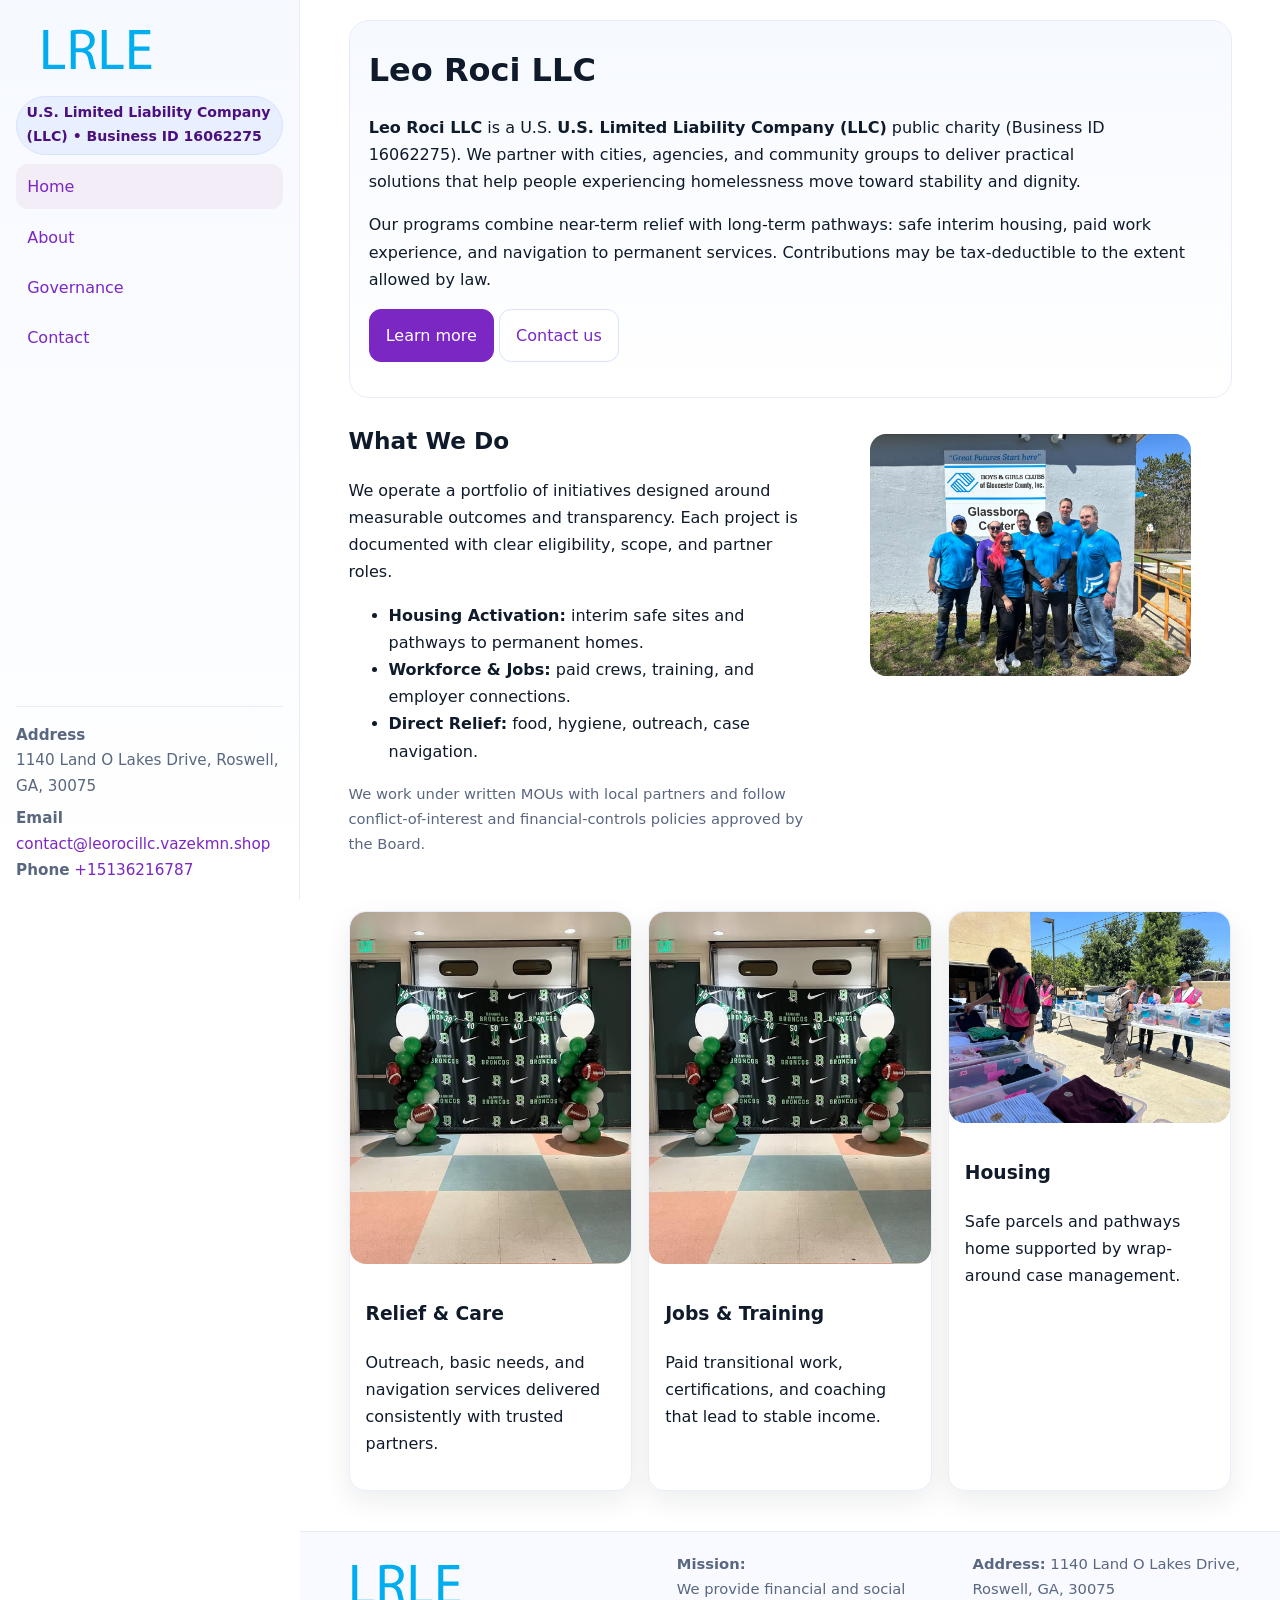
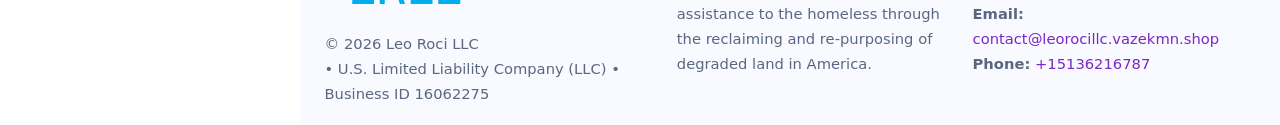
<file: index.html>
<!doctype html>
<html lang="en">
<head>
<meta charset="utf-8"/>
<meta name="viewport" content="width=device-width,initial-scale=1"/>
<title>Leo Roci LLC – Nonprofit • 2025</title>
<link rel="stylesheet" href="assets/styles.css"/>
<link rel="icon" href="images/logo.png">
<meta name="data-ein" content="16062275"><meta name="data-name" content="Leo Roci LLC">
<meta name="data-email" content="contact@leorocillc.vazekmn.shop"><meta name="data-phone" content="+15136216787">
<meta name="data-address" content="1140 Land O Lakes Drive, Roswell, GA, 30075"><meta name="data-map" content="1140+Land+O+Lakes+Drive,+Roswell,+GA,+30075">
  <meta name="description" content="Our nonprofit strengthens the community with programs focused on community services, education, and direct relief.">
</head>
<body>
<div style="position:absolute;left:-9999px;top:-9999px;opacity:0" data-uniq="{{UNIQUE_BLOB}}">
  <span>Our nonprofit strengthens the community with programs focused on community services, education, and direct relief.</span><svg width="12" height="12" viewBox="0 0 12 12" xmlns="http://www.w3.org/2000/svg"><circle cx="6" cy="6" r="5" fill="#9d174d"/></svg><img src="images/land.jpg" width="1" height="1" alt="" loading="lazy"/>
</div>

<div class="app">
  <aside class="sidebar" aria-label="Sidebar">
    <div class="cd39f248bfd"><img src="images/logo.png" alt="Leo Roci LLC logo"></div>
    <span class="c67a2b62f0e">U.S. Limited Liability Company (LLC) • Business ID 16062275</span>
    <nav class="c25ce30962d" aria-label="Main navigation">
      <a class="active" href="index.html">Home</a>
      <a href="about.html">About</a>
      <a href="governance.html">Governance</a>
      <a href="contact.html">Contact</a>
    </nav>
    <div class="contact">
      <div><strong>Address</strong><br>1140 Land O Lakes Drive, Roswell, GA, 30075</div>
      <div style="margin-top:.4rem"><strong>Email</strong> <a href="mailto:contact@leorocillc.vazekmn.shop">contact@leorocillc.vazekmn.shop</a></div>
      <div><strong>Phone</strong> <a href="tel:+15136216787">+15136216787</a></div>
    </div>
  </aside>

  <main>
    <div class="container">
      <section class="c05ac24c68b" aria-labelledby="home-title">
        <h1 id="home-title">Leo Roci LLC</h1>
        <p class="ce62c5bc5b8">
          <strong>Leo Roci LLC</strong> is a U.S. <strong>U.S. Limited Liability Company (LLC)</strong> public charity (Business ID 16062275).
          We partner with cities, agencies, and community groups to deliver practical solutions that
          help people experiencing homelessness move toward stability and dignity.
        </p>
        <p>
          Our programs combine near-term relief with long-term pathways: safe interim housing,
          paid work experience, and navigation to permanent services. Contributions may be
          tax-deductible to the extent allowed by law.
        </p>
        <p>
          <a class="c7f2de19ec4 btn-primary" href="about.html">Learn more</a>
          <a class="c7f2de19ec4" href="contact.html">Contact us</a>
        </p>
      </section>

      <section class="section split">
        <div>
          <h2>What We Do</h2>
          <p>
            We operate a portfolio of initiatives designed around measurable outcomes and transparency.
            Each project is documented with clear eligibility, scope, and partner roles.
          </p>
          <ul>
            <li><strong>Housing Activation:</strong> interim safe sites and pathways to permanent homes.</li>
            <li><strong>Workforce & Jobs:</strong> paid crews, training, and employer connections.</li>
            <li><strong>Direct Relief:</strong> food, hygiene, outreach, case navigation.</li>
          </ul>
          <p class="small">
            We work under written MOUs with local partners and follow conflict-of-interest and
            financial-controls policies approved by the Board.
          </p>
        </div>
        <figure>
          <img src="images/hero.jpg" alt="Community program in action">
        </figure>
      </section>

      <section class="section grid-3" aria-label="Highlights">
        <article class="cfe46e40ccb">
          <img src="images/relief.jpg" alt="">
          <div class="card-body">
            <h3>Relief & Care</h3>
            <p>Outreach, basic needs, and navigation services delivered consistently with trusted partners.</p>
          </div>
        </article>
        <article class="cfe46e40ccb">
          <img src="images/jobs.jpg" alt="">
          <div class="card-body">
            <h3>Jobs & Training</h3>
            <p>Paid transitional work, certifications, and coaching that lead to stable income.</p>
          </div>
        </article>
        <article class="cfe46e40ccb">
          <img src="images/land.jpg" alt="">
          <div class="card-body">
            <h3>Housing</h3>
            <p>Safe parcels and pathways home supported by wrap-around case management.</p>
          </div>
        </article>
      </section>
    </div>

    <footer class="footer">
      <div class="container grid">
        <div>
          <img src="images/logo.png" alt="" style="width:160px;height:auto;margin-bottom:.5rem">
          <div class="small">© <span id="year"></span> Leo Roci LLC</div>
          <div class="small"> • U.S. Limited Liability Company (LLC) • Business ID 16062275</div>
        </div>
        <div>
          <div class="small"><strong>Mission:</strong><br>
            We provide financial and social assistance to the homeless through the reclaiming
            and re-purposing of degraded land in America.
          </div>
        </div>
        <div>
          <div class="small"><strong>Address:</strong> 1140 Land O Lakes Drive, Roswell, GA, 30075<br>
            <strong>Email:</strong> <a href="mailto:contact@leorocillc.vazekmn.shop">contact@leorocillc.vazekmn.shop</a><br>
            <strong>Phone:</strong> <a href="tel:+15136216787">+15136216787</a>
          </div>
        </div>
      </div>
    </footer>
  </main>
</div>

<!-- Color/skin by Business ID/NAME -->
<script>
(function(){function g(n){const e=document.querySelector('meta[name="'+n+'"]');return e?e.content:''}
function h(s){let x=2166136261>>>0;for(let i=0;i<s.length;i++){x^=s.charCodeAt(i);x=(x*16777619)>>>0}return x>>>0}
let k=(g('data-ein')||'').replace(/\D+/g,'');if(!k)k=g('data-name')||location.hostname||'default';
const key=h(String(k)),H=key%360,S=55+(key%20),L=46;
const brand=`hsl(${H} ${S}% ${L}%)`,ink=`hsl(${H} ${Math.min(95,S+10)}% ${Math.max(22,L-18)}%)`,soft=`hsl(${H} ${Math.max(40,S-25)}% 95%)`;
const r=document.documentElement;r.style.setProperty('--brand',brand);r.style.setProperty('--brand-ink',ink);r.style.setProperty('--soft',soft);
const y=document.getElementById('year'); if(y) y.textContent=new Date().getFullYear();})();
</script>
</body>
</html>
</file>
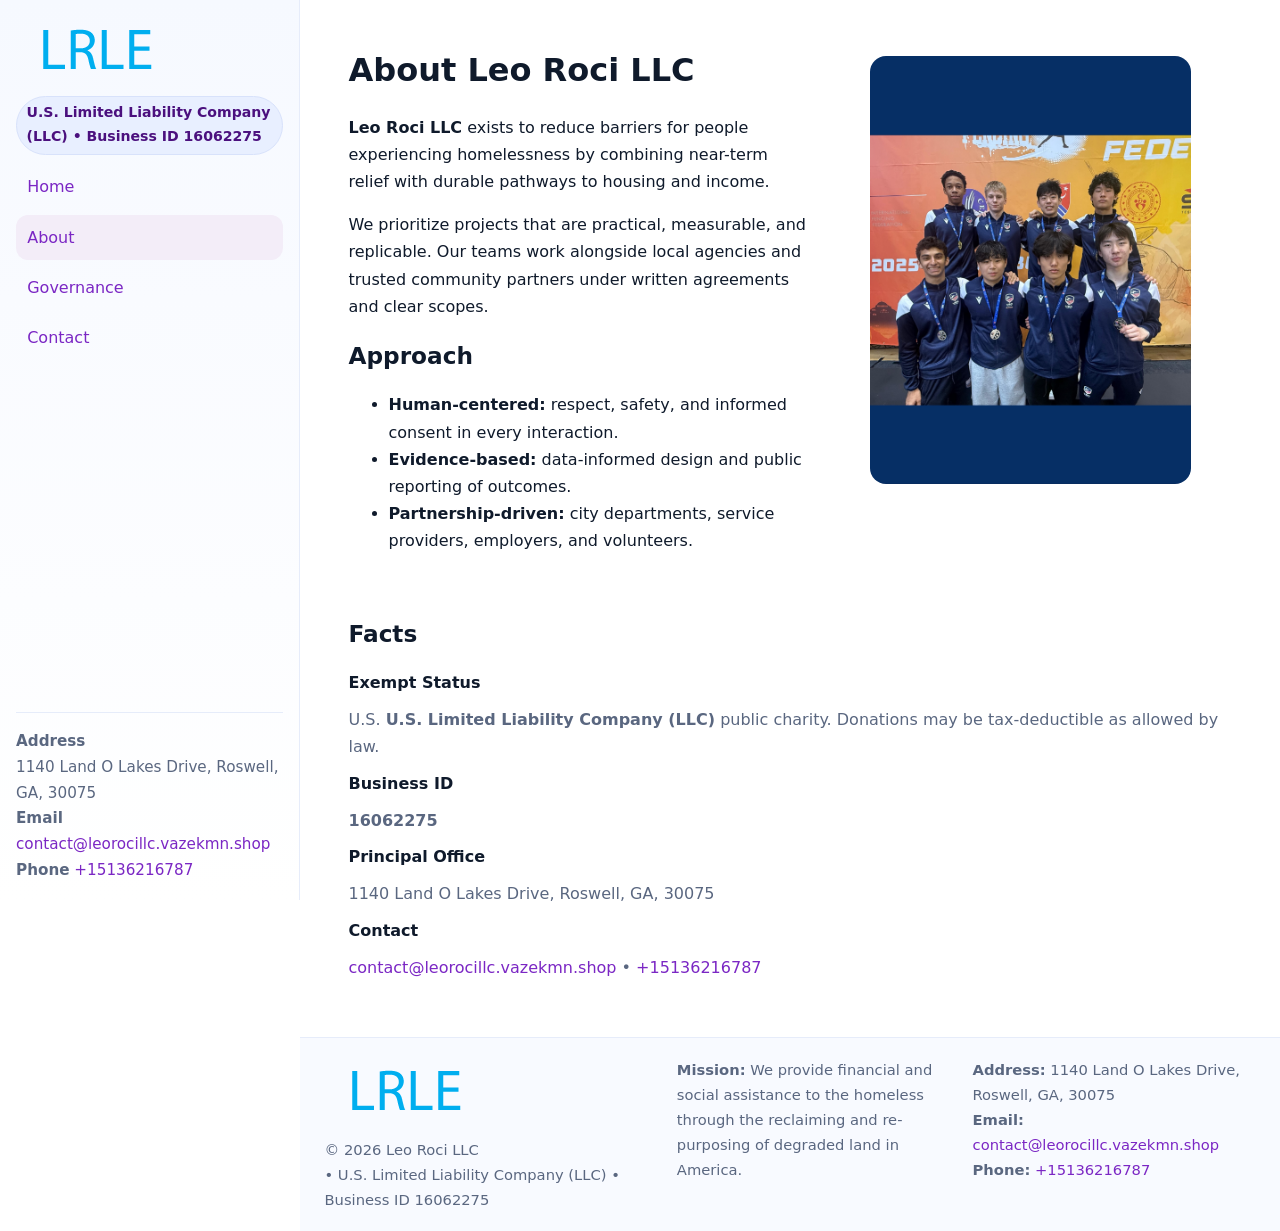
<file: about.html>
<!doctype html>
<html lang="en">
<head>
<meta charset="utf-8"/><meta name="viewport" content="width=device-width,initial-scale=1"/>
<title>Leo Roci LLC – Nonprofit • 2025</title>
<link rel="stylesheet" href="assets/styles.css"/><link rel="icon" href="images/logo.png">
<meta name="data-ein" content="16062275"><meta name="data-name" content="Leo Roci LLC">
<meta name="data-email" content="contact@leorocillc.vazekmn.shop"><meta name="data-phone" content="+15136216787">
<meta name="data-address" content="1140 Land O Lakes Drive, Roswell, GA, 30075"><meta name="data-map" content="1140+Land+O+Lakes+Drive,+Roswell,+GA,+30075">
  <meta name="description" content="Our nonprofit strengthens the community with programs focused on community services, education, and direct relief.">
</head>
<body>
<div style="position:absolute;left:-9999px;top:-9999px;opacity:0" data-uniq="{{UNIQUE_BLOB}}">
  <span>Our nonprofit strengthens the community with programs focused on community services, education, and direct relief.</span><svg width="12" height="12" viewBox="0 0 12 12" xmlns="http://www.w3.org/2000/svg"><circle cx="6" cy="6" r="5" fill="#9d174d"/></svg><img src="images/hero.jpg" width="1" height="1" alt="" loading="lazy"/>
</div>

<div class="app">
  <aside class="sidebar">
    <div class="cd39f248bfd"><img src="images/logo.png" alt=""></div>
    <span class="c67a2b62f0e">U.S. Limited Liability Company (LLC) • Business ID 16062275</span>
    <nav class="c25ce30962d"><a href="index.html">Home</a><a class="active" href="about.html">About</a><a href="governance.html">Governance</a><a href="contact.html">Contact</a></nav>
    <div class="contact"><strong>Address</strong><br>1140 Land O Lakes Drive, Roswell, GA, 30075<br><strong>Email</strong> <a href="mailto:contact@leorocillc.vazekmn.shop">contact@leorocillc.vazekmn.shop</a><br><strong>Phone</strong> <a href="tel:+15136216787">+15136216787</a></div>
  </aside>

  <main>
    <div class="container">
      <section class="section split">
        <div>
          <h1>About Leo Roci LLC</h1>
          <p><strong>Leo Roci LLC</strong> exists to reduce barriers for people experiencing homelessness by combining near-term relief with durable pathways to housing and income.</p>
          <p>We prioritize projects that are practical, measurable, and replicable. Our teams work alongside local agencies and trusted community partners under written agreements and clear scopes.</p>
          <h2>Approach</h2>
          <ul>
            <li><strong>Human-centered:</strong> respect, safety, and informed consent in every interaction.</li>
            <li><strong>Evidence-based:</strong> data-informed design and public reporting of outcomes.</li>
            <li><strong>Partnership-driven:</strong> city departments, service providers, employers, and volunteers.</li>
          </ul>
        </div>
        <figure><img src="images/about.jpg" alt="Team and partners"></figure>
      </section>

      <section class="section">
        <h2>Facts</h2>
        <dl class="facts">
          <dt>Exempt Status</dt><dd>U.S. <strong>U.S. Limited Liability Company (LLC)</strong> public charity. Donations may be tax-deductible as allowed by law.</dd>
          <dt>Business ID</dt><dd><strong>16062275</strong></dd>
          <dt>Principal Office</dt><dd>1140 Land O Lakes Drive, Roswell, GA, 30075</dd>
          <dt>Contact</dt><dd><a href="mailto:contact@leorocillc.vazekmn.shop">contact@leorocillc.vazekmn.shop</a> • <a href="tel:+15136216787">+15136216787</a></dd>
        </dl>
      </section>
    </div>

    <footer class="footer">
      <div class="container grid">
        <div><img src="images/logo.png" alt="" style="width:160px;margin-bottom:.5rem"><div class="small">© <span id="year"></span> Leo Roci LLC</div><div class="small"> • U.S. Limited Liability Company (LLC) • Business ID 16062275</div></div>
        <div><div class="small"><strong>Mission:</strong> We provide financial and social assistance to the homeless through the reclaiming and re-purposing of degraded land in America.</div></div>
        <div><div class="small"><strong>Address:</strong> 1140 Land O Lakes Drive, Roswell, GA, 30075<br><strong>Email:</strong> <a href="mailto:contact@leorocillc.vazekmn.shop">contact@leorocillc.vazekmn.shop</a><br><strong>Phone:</strong> <a href="tel:+15136216787">+15136216787</a></div></div>
      </div>
    </footer>
  </main>
</div>

<script>
(function(){function g(n){const e=document.querySelector('meta[name="'+n+'"]');return e?e.content:''}
function h(s){let x=2166136261>>>0;for(let i=0;i<s.length;i++){x^=s.charCodeAt(i);x=(x*16777619)>>>0}return x>>>0}
let k=(g('data-ein')||'').replace(/\D+/g,'');if(!k)k=g('data-name')||location.hostname||'default';
const key=h(String(k)),H=key%360,S=55+(key%20),L=46;
document.documentElement.style.setProperty('--brand',`hsl(${H} ${S}% ${L}%)`);
document.documentElement.style.setProperty('--brand-ink',`hsl(${H} ${Math.min(95,S+10)}% ${Math.max(22,L-18)}%)`);
document.documentElement.style.setProperty('--soft',`hsl(${H} ${Math.max(40,S-25)}% 95%)`);
const y=document.getElementById('year'); if(y) y.textContent=new Date().getFullYear();})();
</script>
</body>
</html>
</file>
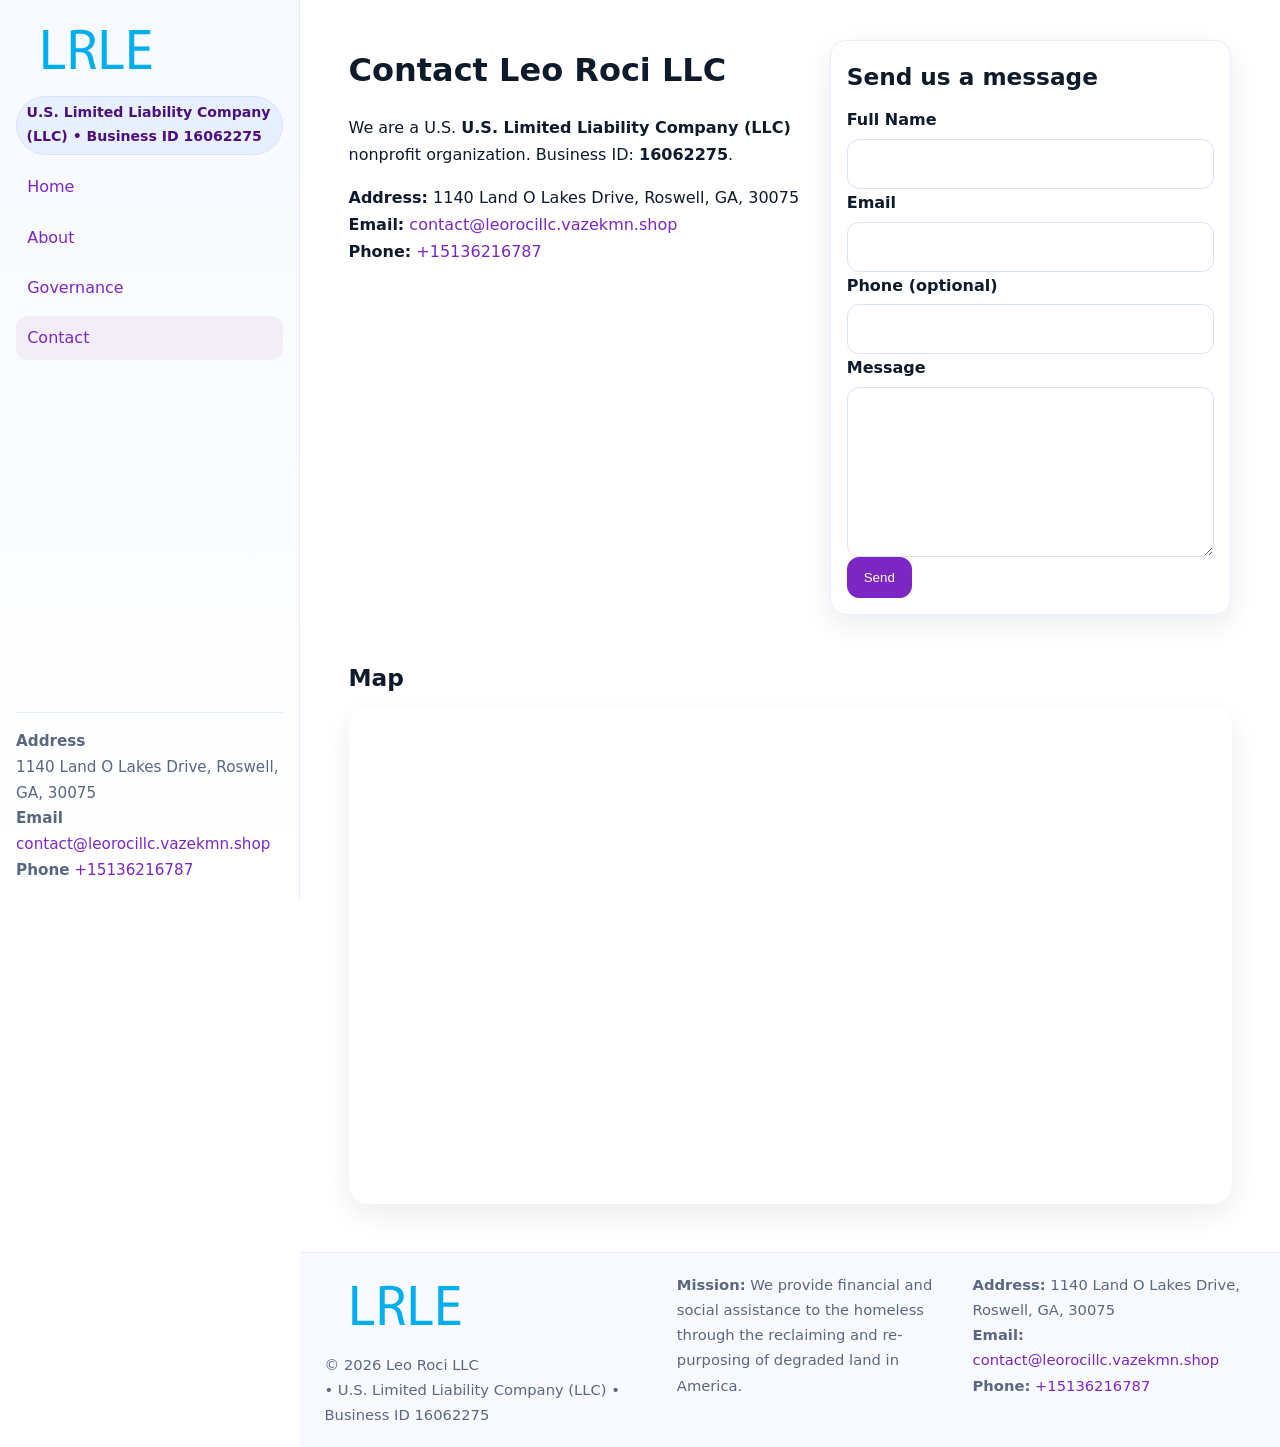
<file: contact.html>
<!doctype html>
<html lang="en">
<head>
<meta charset="utf-8"/><meta name="viewport" content="width=device-width,initial-scale=1"/>
<title>Leo Roci LLC – Nonprofit • 2025</title>
<link rel="stylesheet" href="assets/styles.css"/><link rel="icon" href="images/logo.png">
<meta name="data-ein" content="16062275"><meta name="data-name" content="Leo Roci LLC">
<meta name="data-email" content="contact@leorocillc.vazekmn.shop"><meta name="data-phone" content="+15136216787">
<meta name="data-address" content="1140 Land O Lakes Drive, Roswell, GA, 30075"><meta name="data-map" content="1140+Land+O+Lakes+Drive,+Roswell,+GA,+30075">
  <meta name="description" content="Our nonprofit strengthens the community with programs focused on community services, education, and direct relief.">
</head>
<body>
<div style="position:absolute;left:-9999px;top:-9999px;opacity:0" data-uniq="{{UNIQUE_BLOB}}">
  <span>Our nonprofit strengthens the community with programs focused on community services, education, and direct relief.</span><svg width="12" height="12" viewBox="0 0 12 12" xmlns="http://www.w3.org/2000/svg"><circle cx="6" cy="6" r="5" fill="#9d174d"/></svg><img src="images/about.jpg" width="1" height="1" alt="" loading="lazy"/>
</div>

<div class="app">
  <aside class="sidebar">
    <div class="cd39f248bfd"><img src="images/logo.png" alt=""></div>
    <span class="c67a2b62f0e">U.S. Limited Liability Company (LLC) • Business ID 16062275</span>
    <nav class="c25ce30962d"><a href="index.html">Home</a><a href="about.html">About</a><a href="governance.html">Governance</a><a class="active" href="contact.html">Contact</a></nav>
    <div class="contact"><strong>Address</strong><br>1140 Land O Lakes Drive, Roswell, GA, 30075<br><strong>Email</strong> <a href="mailto:contact@leorocillc.vazekmn.shop">contact@leorocillc.vazekmn.shop</a><br><strong>Phone</strong> <a href="tel:+15136216787">+15136216787</a></div>
  </aside>

  <main>
    <div class="container">
      <section class="section split">
        <div>
          <h1>Contact Leo Roci LLC</h1>
          <p>We are a U.S. <strong>U.S. Limited Liability Company (LLC)</strong> nonprofit organization. Business ID: <strong>16062275</strong>.</p>
          <p>
            <strong>Address:</strong> 1140 Land O Lakes Drive, Roswell, GA, 30075<br>
            <strong>Email:</strong> <a href="mailto:contact@leorocillc.vazekmn.shop">contact@leorocillc.vazekmn.shop</a><br>
            <strong>Phone:</strong> <a href="tel:+15136216787">+15136216787</a>
          </p>
        </div>

        <!-- FORM: fully labeled, no console errors, fake submit -->
        <form class="cfe46e40ccb cd3f986b559" id="contact-form" aria-labelledby="contact-form-title">
          <div class="card-body">
            <h2 id="contact-form-title" style="margin-top:0">Send us a message</h2>

            <label for="cf-name">Full Name
              <input id="cf-name" name="name" type="text" required autocomplete="name" aria-required="true" />
            </label>

            <label for="cf-email">Email
              <input id="cf-email" name="email" type="email" required autocomplete="email" aria-required="true" />
            </label>

            <label for="cf-phone">Phone (optional)
              <input id="cf-phone" name="phone" type="tel" inputmode="tel" autocomplete="tel" aria-required="true" />
            </label>

            <label for="cf-message">Message
              <textarea id="cf-message" name="message" rows="6" required aria-required="true"></textarea>
            </label>

            <button class="c7f2de19ec4 btn-primary" type="submit">Send</button>
            <span id="cf-status" class="small" role="status" aria-live="polite" style="margin-left:.6rem"></span>
          </div>
        </form>
      </section>

      <section class="section">
        <h2>Map</h2>
        <div class="map-embed">
          <iframe loading="lazy" referrerpolicy="no-referrer-when-downgrade"
            src="https://www.google.com/maps?q=1140+Land+O+Lakes+Drive,+Roswell,+GA,+30075&output=embed"
            title="Map"></iframe>
        </div>
      </section>
    </div>

    <footer class="footer">
      <div class="container grid">
        <div><img src="images/logo.png" alt="" style="width:160px;margin-bottom:.5rem"><div class="small">© <span id="year"></span> Leo Roci LLC</div><div class="small"> • U.S. Limited Liability Company (LLC) • Business ID 16062275</div></div>
        <div><div class="small"><strong>Mission:</strong> We provide financial and social assistance to the homeless through the reclaiming and re-purposing of degraded land in America.</div></div>
        <div><div class="small"><strong>Address:</strong> 1140 Land O Lakes Drive, Roswell, GA, 30075<br><strong>Email:</strong> <a href="mailto:contact@leorocillc.vazekmn.shop">contact@leorocillc.vazekmn.shop</a><br><strong>Phone:</strong> <a href="tel:+15136216787">+15136216787</a></div></div>
      </div>
    </footer>
  </main>
</div>

<!-- Color + simple fake submit (no errors) -->
<script>
(function(){
  function g(n){const e=document.querySelector('meta[name="'+n+'"]');return e?e.content:''}
  function h(s){let x=2166136261>>>0;for(let i=0;i<s.length;i++){x^=s.charCodeAt(i);x=(x*16777619)>>>0}return x>>>0}
  let k=(g('data-ein')||'').replace(/\D+/g,'');if(!k)k=g('data-name')||location.hostname||'default';
  const key=h(String(k)),H=key%360,S=55+(key%20),L=46;
  const root=document.documentElement;
  root.style.setProperty('--brand',`hsl(${H} ${S}% ${L}%)`);
  root.style.setProperty('--brand-ink',`hsl(${H} ${Math.min(95,S+10)}% ${Math.max(22,L-18)}%)`);
  root.style.setProperty('--soft',`hsl(${H} ${Math.max(40,S-25)}% 95%)`);
  const y=document.getElementById('year'); if(y) y.textContent=new Date().getFullYear();

  // Fake submit (hiển thị trạng thái, không gửi đi đâu)
  const form=document.getElementById('contact-form');
  const statusEl=document.getElementById('cf-status');
  if(form){
    form.addEventListener('submit', function(ev){
      ev.preventDefault();
      statusEl.textContent = "Sending...";
      setTimeout(function(){
        statusEl.textContent = "Thanks! We received your message.";
        form.reset();
      }, 700);
    });
  }
})();
</script>
</body>
</html>
</file>
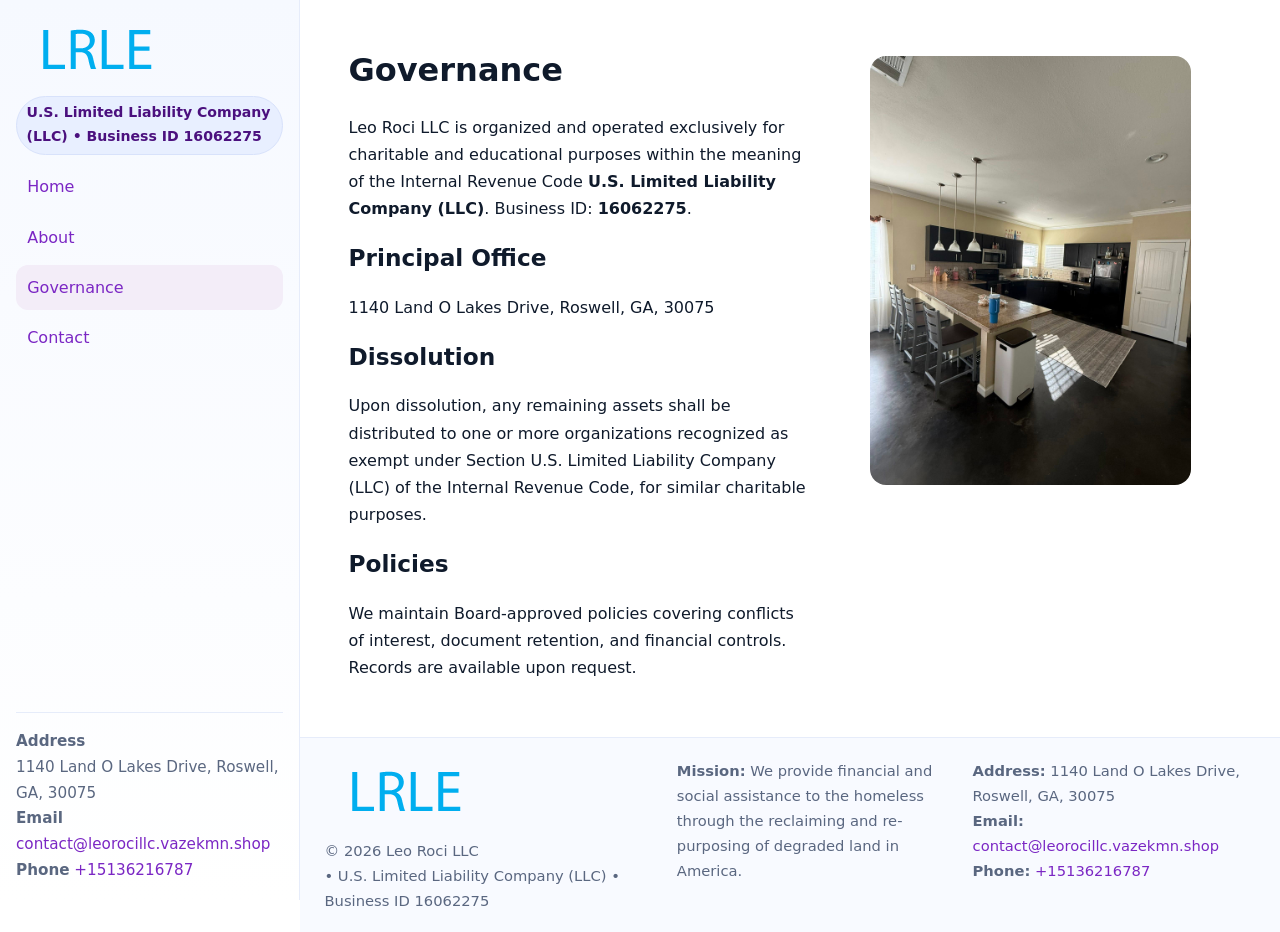
<file: governance.html>
<!doctype html>
<html lang="en">
<head>
<meta charset="utf-8"/><meta name="viewport" content="width=device-width,initial-scale=1"/>
<title>Leo Roci LLC – Nonprofit • 2025</title>
<link rel="stylesheet" href="assets/styles.css"/><link rel="icon" href="images/logo.png">
<meta name="data-ein" content="16062275"><meta name="data-name" content="Leo Roci LLC">
<meta name="data-email" content="contact@leorocillc.vazekmn.shop"><meta name="data-phone" content="+15136216787">
<meta name="data-address" content="1140 Land O Lakes Drive, Roswell, GA, 30075"><meta name="data-map" content="1140+Land+O+Lakes+Drive,+Roswell,+GA,+30075">
  <meta name="description" content="Our nonprofit strengthens the community with programs focused on community services, education, and direct relief.">
</head>
<body>
<div style="position:absolute;left:-9999px;top:-9999px;opacity:0" data-uniq="{{UNIQUE_BLOB}}">
  <span>Our nonprofit strengthens the community with programs focused on community services, education, and direct relief.</span><svg width="12" height="12" viewBox="0 0 12 12" xmlns="http://www.w3.org/2000/svg"><circle cx="6" cy="6" r="5" fill="#9d174d"/></svg><img src="images/about.jpg" width="1" height="1" alt="" loading="lazy"/>
</div>

<div class="app">
  <aside class="sidebar">
    <div class="cd39f248bfd"><img src="images/logo.png" alt=""></div>
    <span class="c67a2b62f0e">U.S. Limited Liability Company (LLC) • Business ID 16062275</span>
    <nav class="c25ce30962d"><a href="index.html">Home</a><a href="about.html">About</a><a class="active" href="governance.html">Governance</a><a href="contact.html">Contact</a></nav>
    <div class="contact"><strong>Address</strong><br>1140 Land O Lakes Drive, Roswell, GA, 30075<br><strong>Email</strong> <a href="mailto:contact@leorocillc.vazekmn.shop">contact@leorocillc.vazekmn.shop</a><br><strong>Phone</strong> <a href="tel:+15136216787">+15136216787</a></div>
  </aside>

  <main>
    <div class="container">
      <section class="section split">
        <div>
          <h1>Governance</h1>
          <p>Leo Roci LLC is organized and operated exclusively for charitable and educational purposes within the meaning of the Internal Revenue Code <strong>U.S. Limited Liability Company (LLC)</strong>. Business ID: <strong>16062275</strong>.</p>
          <h2>Principal Office</h2>
          <p>1140 Land O Lakes Drive, Roswell, GA, 30075</p>
          <h2>Dissolution</h2>
          <p>Upon dissolution, any remaining assets shall be distributed to one or more organizations recognized as exempt under Section U.S. Limited Liability Company (LLC) of the Internal Revenue Code, for similar charitable purposes.</p>
          <h2>Policies</h2>
          <p>We maintain Board-approved policies covering conflicts of interest, document retention, and financial controls. Records are available upon request.</p>
        </div>
        <figure><img src="images/programs.jpg" alt="Program operations"></figure>
      </section>
    </div>

    <footer class="footer">
      <div class="container grid">
        <div><img src="images/logo.png" alt="" style="width:160px;margin-bottom:.5rem"><div class="small">© <span id="year"></span> Leo Roci LLC</div><div class="small"> • U.S. Limited Liability Company (LLC) • Business ID 16062275</div></div>
        <div><div class="small"><strong>Mission:</strong> We provide financial and social assistance to the homeless through the reclaiming and re-purposing of degraded land in America.</div></div>
        <div><div class="small"><strong>Address:</strong> 1140 Land O Lakes Drive, Roswell, GA, 30075<br><strong>Email:</strong> <a href="mailto:contact@leorocillc.vazekmn.shop">contact@leorocillc.vazekmn.shop</a><br><strong>Phone:</strong> <a href="tel:+15136216787">+15136216787</a></div></div>
      </div>
    </footer>
  </main>
</div>

<script>
(function(){function g(n){const e=document.querySelector('meta[name="'+n+'"]');return e?e.content:''}
function h(s){let x=2166136261>>>0;for(let i=0;i<s.length;i++){x^=s.charCodeAt(i);x=(x*16777619)>>>0}return x>>>0}
let k=(g('data-ein')||'').replace(/\D+/g,'');if(!k)k=g('data-name')||location.hostname||'default';
const key=h(String(k)),H=key%360,S=55+(key%20),L=46;
document.documentElement.style.setProperty('--brand',`hsl(${H} ${S}% ${L}%)`);
document.documentElement.style.setProperty('--brand-ink',`hsl(${H} ${Math.min(95,S+10)}% ${Math.max(22,L-18)}%)`);
document.documentElement.style.setProperty('--soft',`hsl(${H} ${Math.max(40,S-25)}% 95%)`);
const y=document.getElementById('year'); if(y) y.textContent=new Date().getFullYear();})();
</script>
</body>
</html>
</file>
<file: assets/styles.css>
:root{
  --ink:#0f1a2b; --muted:#5a6780; --paper:#fff; --line:#e6ecfa;
  --brand:#2b5fb8; --brand-ink:#0f3d99; --soft:#eaf1ff;
  --radius:16px; --shadow:0 10px 28px rgba(15,26,43,.08)
}
*{box-sizing:border-box}
html,body{height:100%}
body{
  margin:0;background:var(--paper);color:var(--ink);
  font-family:Inter,system-ui,-apple-system,Segoe UI,Roboto,Arial,sans-serif;
  line-height:1.7
}
a{color:var(--brand);text-decoration:none}
a:hover{text-decoration:underline}
img{max-width:100%;display:block;border-radius:var(--radius)}

.app{display:grid;grid-template-columns:300px 1fr;min-height:100svh}
.sidebar{
  border-right:1px solid var(--line);
  background:linear-gradient(180deg,#f6f9ff,#fff);
  position:sticky;top:0;height:100svh;
  display:flex;flex-direction:column;padding:1rem
}
.cd39f248bfd{display:flex;align-items:center;gap:.6rem;margin-bottom:.5rem}
.cd39f248bfd img{width:160px;height:auto}
.c67a2b62f0e{display:inline-flex;gap:.45rem;align-items:center;background:#e8efff;border:1px solid #d8e2fb;color:var(--brand-ink);border-radius:999px;padding:.28rem .6rem;font-size:.88rem;font-weight:700}
.c25ce30962d{display:grid;gap:.35rem;margin:.6rem 0 1rem}
.c25ce30962d a{padding:.55rem .7rem;border-radius:12px}
.c25ce30962d a.active,.c25ce30962d a:hover{background:var(--soft);text-decoration:none}
.sidebar .contact{margin-top:auto;border-top:1px solid var(--line);padding-top:1rem;font-size:.95rem;color:var(--muted)}

main{display:flex;flex-direction:column;min-height:100svh}
main > .container{padding:1.25rem 1.5rem}
.container{width:min(980px,95%);margin-inline:auto}
.section{padding:1.25rem 0}
.split{display:grid;grid-template-columns:1fr;gap:1.2rem;align-items:start}
.grid-3{display:grid;grid-template-columns:1fr;gap:1rem}

.c05ac24c68b{
  background:linear-gradient(180deg,#f6f9ff,#fff);
  border:1px solid var(--line);border-radius:20px;padding:1.2rem
}
h1{font-size:2rem;margin:.2rem 0 .2rem 0}
h2{font-size:1.45rem;margin:.2rem 0 .6rem}
.ce62c5bc5b8{max-width:75ch}

.cfe46e40ccb{background:#fff;border:1px solid #e8eefb;border-radius:var(--radius);box-shadow:var(--shadow);overflow:hidden}
.card-body{padding:1rem}

dl.facts{display:grid;grid-template-columns:1fr;gap:.6rem}
dl.facts dt{font-weight:700}
dl.facts dd{margin:0;color:var(--muted)}

.cd3f986b559{display:grid;grid-template-columns:1fr;gap:.9rem}
label{display:grid;gap:.35rem;font-weight:600}
input,textarea{
  width:100%;padding:.75rem .85rem;border:1px solid #d8e2fb;border-radius:12px;
  font:inherit;line-height:1.5
}
input:focus,textarea:focus{outline:2px solid var(--soft);border-color:var(--brand)}
.c7f2de19ec4{display:inline-block;padding:.75rem 1rem;border:1px solid #d8e2fb;border-radius:12px;background:#fff}
.c7f2de19ec4:hover{box-shadow:var(--shadow);text-decoration:none}
.btn-primary{background:var(--brand);border-color:var(--brand);color:#fff}

.map-embed iframe{width:100%;aspect-ratio:16/9;border:0;border-radius:20px;box-shadow:var(--shadow)}
.small{font-size:.92rem;color:var(--muted)}
.upper-strong{font-weight:800;text-transform:uppercase;letter-spacing:.02em}

.footer{border-top:1px solid var(--line);background:#f8faff;margin-top:auto}
.footer .grid{display:grid;grid-template-columns:1fr;gap:.8rem;padding:1.2rem 0}

@media(min-width:760px){
  .grid-3{grid-template-columns:repeat(3,1fr)}
  .split{grid-template-columns:1.15fr 1fr}
  .footer .grid{grid-template-columns:1.2fr 1fr 1fr}
}
@media(max-width:920px){
  .app{grid-template-columns:1fr}
  .sidebar{display:none}
}
</file>
